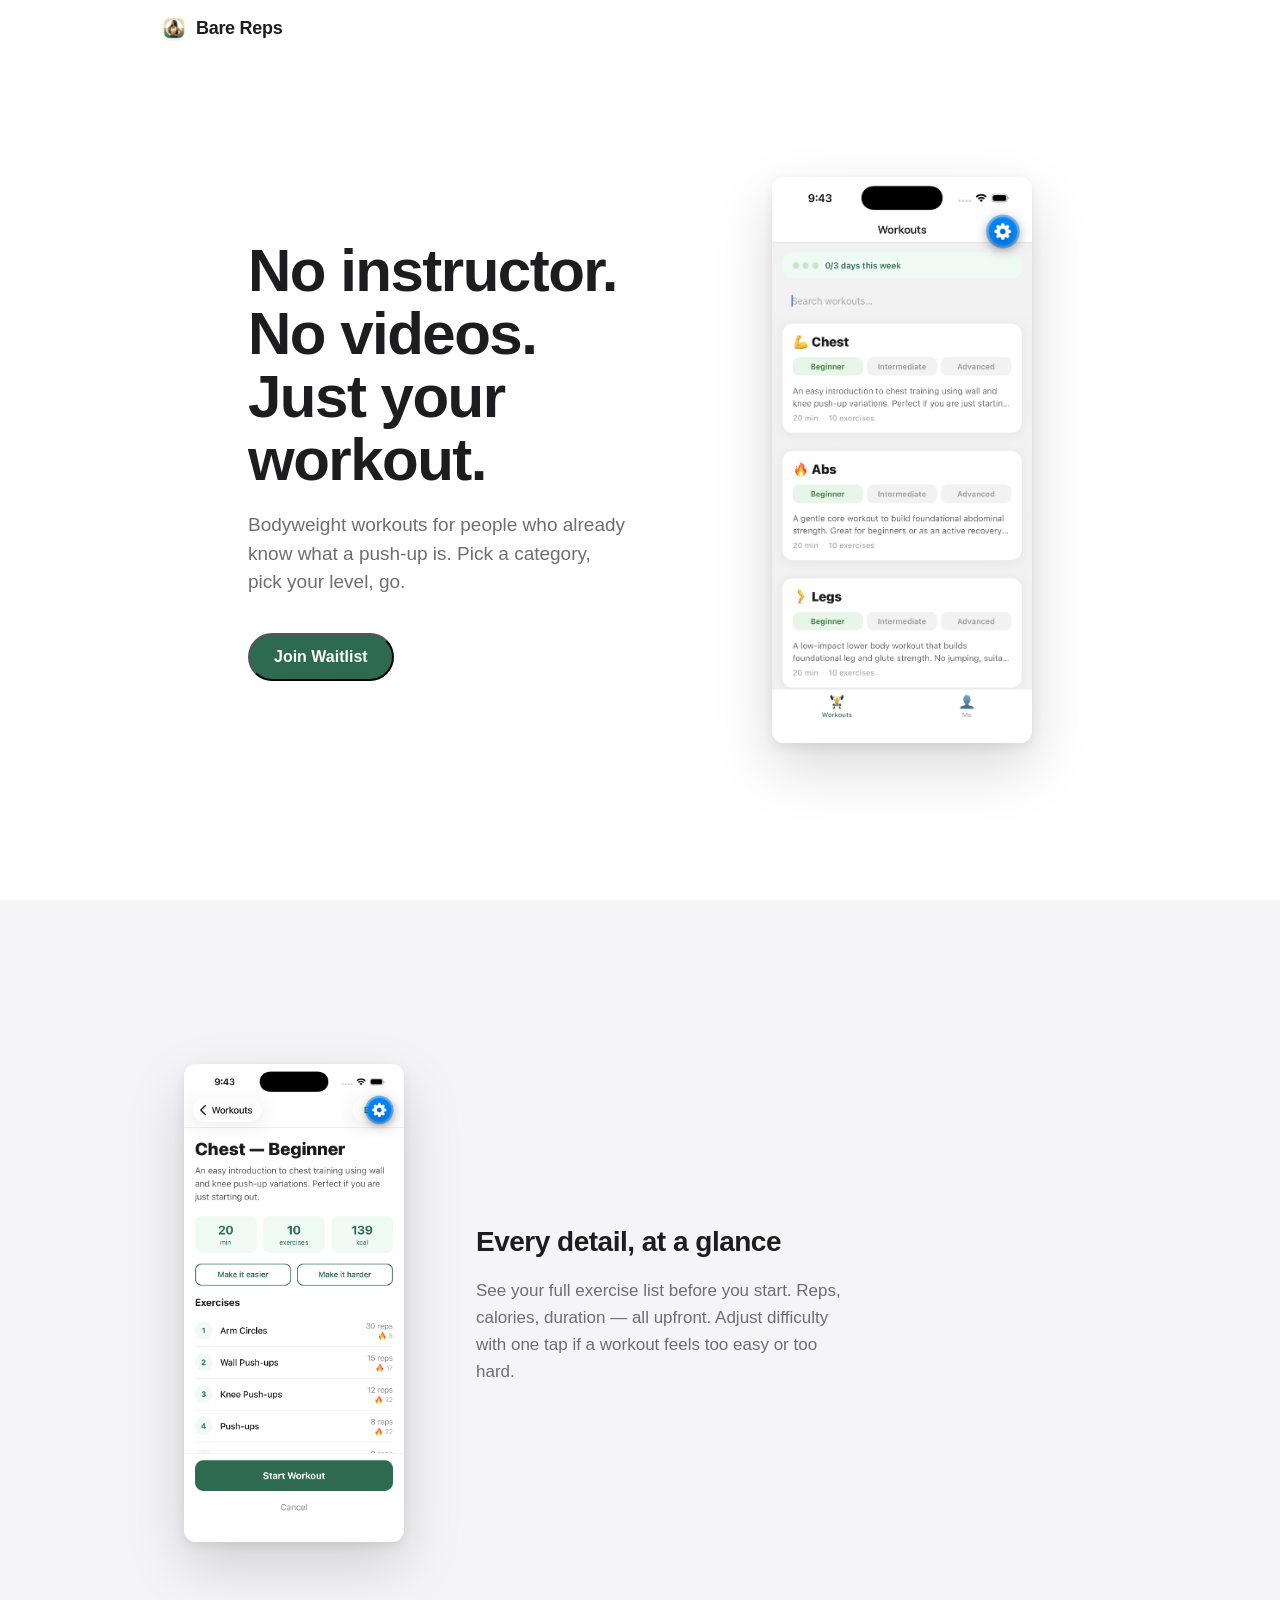
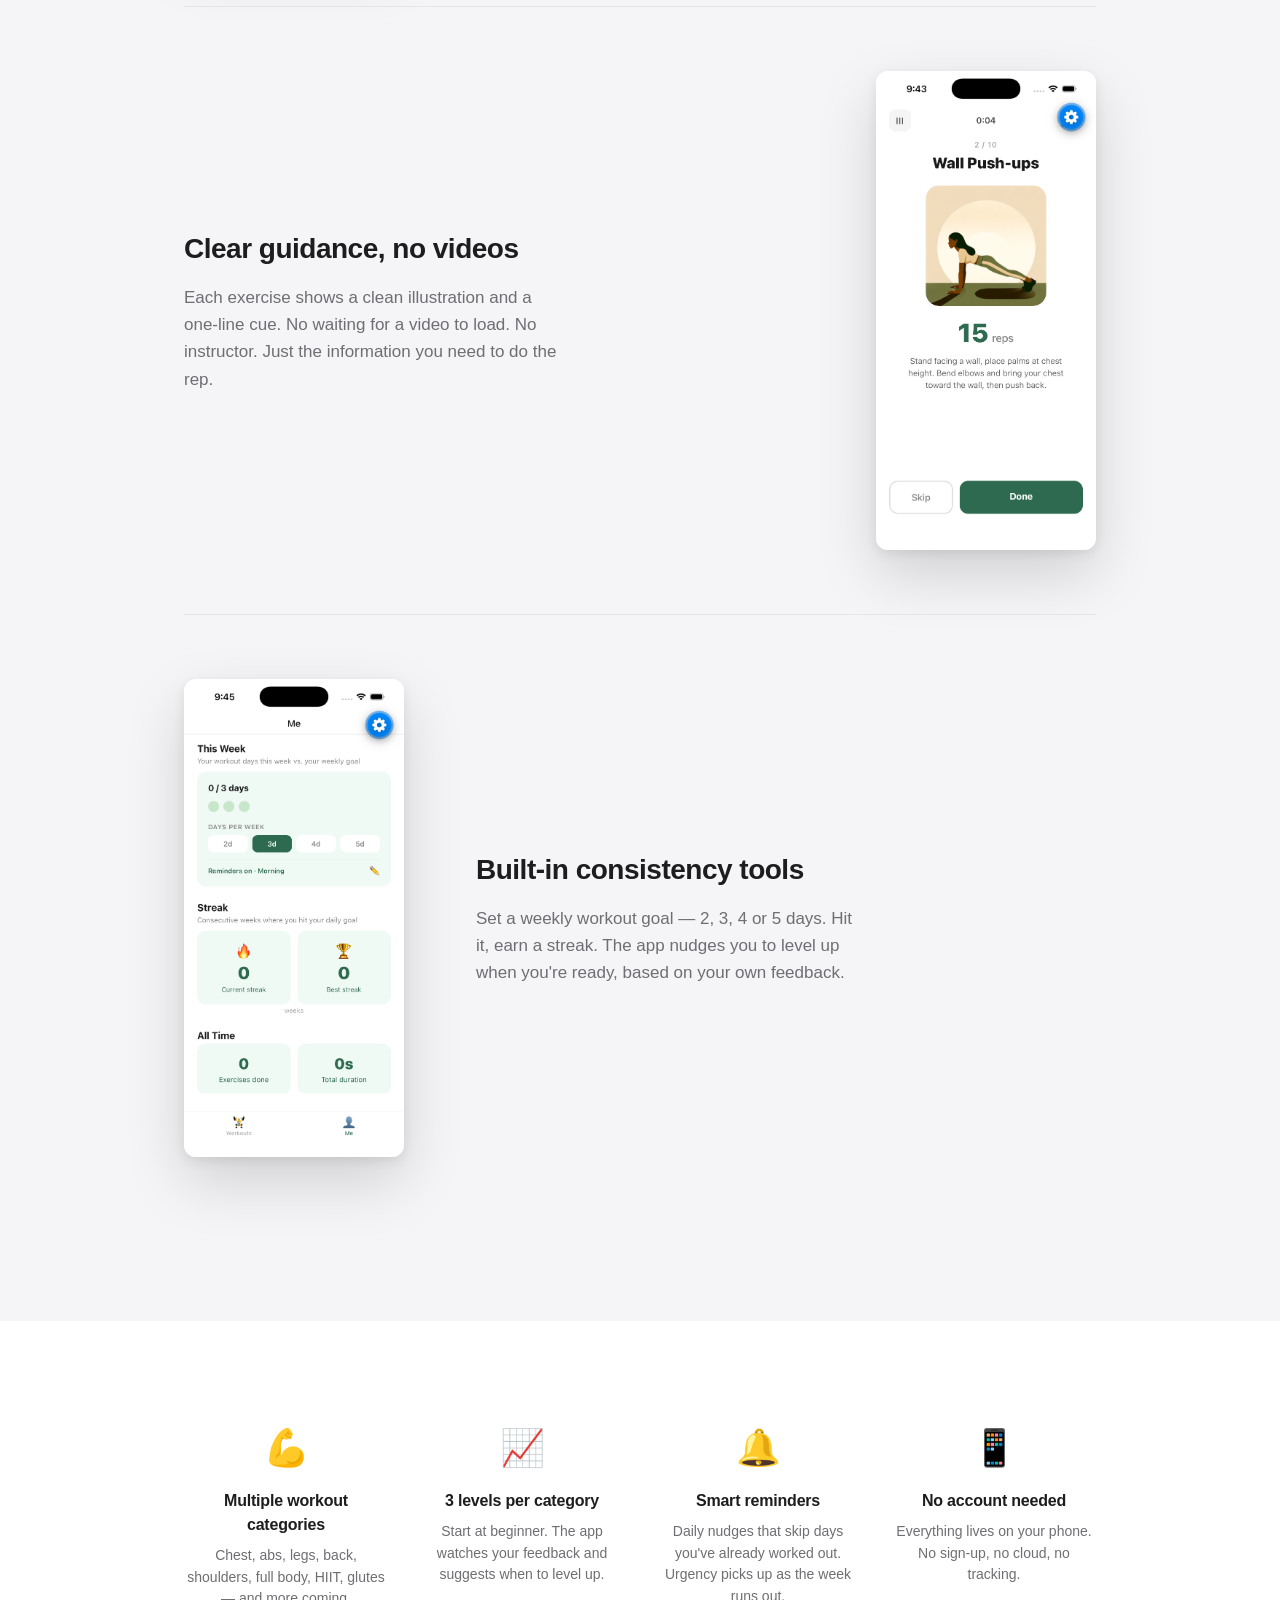
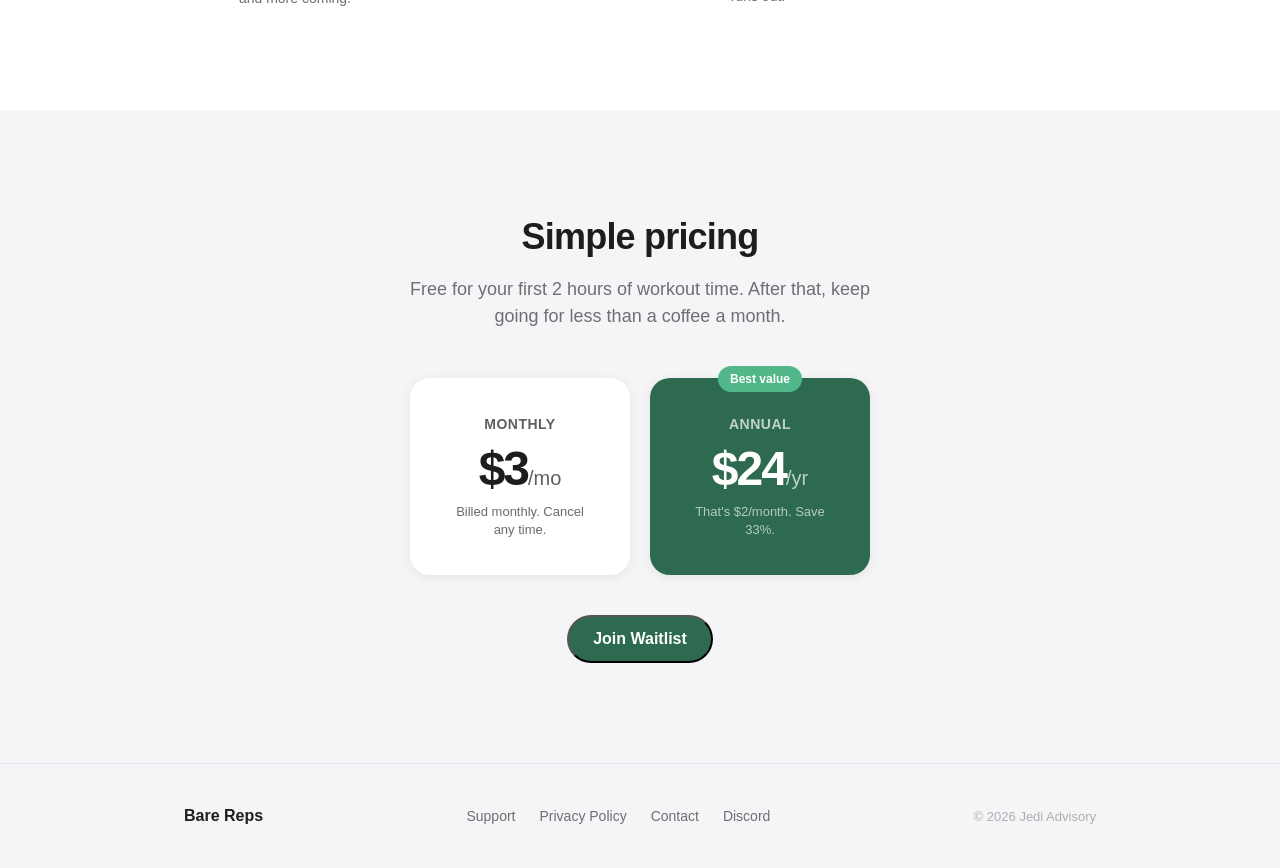
<file: index.html>
<!DOCTYPE html>
<html lang="en">
<head>
  <meta charset="UTF-8" />
  <meta name="viewport" content="width=device-width, initial-scale=1" />
  <title>Bare Reps — No instructor. No videos. Just your workout.</title>
  <meta name="description" content="Bodyweight workouts for people who already know what a push-up is. No videos, no equipment, no fluff." />
  <link rel="icon" type="image/png" href="assets/favicon.png" />
  <link rel="apple-touch-icon" href="assets/favicon.png" />
  <link rel="stylesheet" href="style.css" />

  <!-- Google tag (gtag.js) -->
  <script async src="https://www.googletagmanager.com/gtag/js?id=G-8LKJDRHXTB"></script>
  <script>
    window.dataLayer = window.dataLayer || [];
    function gtag(){dataLayer.push(arguments);}
    gtag('js', new Date());
    gtag('config', 'G-8LKJDRHXTB');
  </script>
</head>
<body>

  <!-- NAV -->
  <nav id="nav">
    <div class="nav-inner">
      <span class="nav-logo"><img src="assets/icon.png" alt="" class="nav-icon" />Bare Reps</span>
    </div>
  </nav>

  <!-- HERO -->
  <section class="hero">
    <div class="hero-text">
      <h1>No instructor.<br>No videos.<br>Just your workout.</h1>
      <p class="hero-sub">Bodyweight workouts for people who already know what a push-up is. Pick a category, pick your level, go.</p>
      <div class="store-buttons" id="store-buttons">
        <button onclick="openWaitlist()" class="btn-store">Join Waitlist</button>
      </div>
    </div>
    <div class="hero-phone">
      <div class="phone-crop">
        <img src="assets/workouts.png" alt="Bare Reps — workout list" />
      </div>
    </div>
  </section>

  <!-- FEATURES -->
  <section class="features">
    <div class="container">

      <div class="feature-row">
        <div class="feature-phone">
          <div class="phone-crop">
            <img src="assets/exercises.png" alt="Workout detail — exercise list" />
          </div>
        </div>
        <div class="feature-text">
          <h2>Every detail, at a glance</h2>
          <p>See your full exercise list before you start. Reps, calories, duration — all upfront. Adjust difficulty with one tap if a workout feels too easy or too hard.</p>
        </div>
      </div>

      <div class="feature-row reverse">
        <div class="feature-phone">
          <div class="phone-crop">
            <img src="assets/exercise.png" alt="Exercise screen — Push-ups" />
          </div>
        </div>
        <div class="feature-text">
          <h2>Clear guidance, no videos</h2>
          <p>Each exercise shows a clean illustration and a one-line cue. No waiting for a video to load. No instructor. Just the information you need to do the rep.</p>
        </div>
      </div>

      <div class="feature-row">
        <div class="feature-phone">
          <div class="phone-crop">
            <img src="assets/progress.png" alt="Progress — streak and level tracking" />
          </div>
        </div>
        <div class="feature-text">
          <h2>Built-in consistency tools</h2>
          <p>Set a weekly workout goal — 2, 3, 4 or 5 days. Hit it, earn a streak. The app nudges you to level up when you're ready, based on your own feedback.</p>
        </div>
      </div>

    </div>
  </section>

  <!-- PITCH ROW -->
  <section class="pitch">
    <div class="container pitch-inner">
      <div class="pitch-item">
        <div class="pitch-icon">💪</div>
        <h3>Multiple workout categories</h3>
        <p>Chest, abs, legs, back, shoulders, full body, HIIT, glutes — and more coming.</p>
      </div>
      <div class="pitch-item">
        <div class="pitch-icon">📈</div>
        <h3>3 levels per category</h3>
        <p>Start at beginner. The app watches your feedback and suggests when to level up.</p>
      </div>
      <div class="pitch-item">
        <div class="pitch-icon">🔔</div>
        <h3>Smart reminders</h3>
        <p>Daily nudges that skip days you've already worked out. Urgency picks up as the week runs out.</p>
      </div>
      <div class="pitch-item">
        <div class="pitch-icon">📱</div>
        <h3>No account needed</h3>
        <p>Everything lives on your phone. No sign-up, no cloud, no tracking.</p>
      </div>
    </div>
  </section>

  <!-- PRICING -->
  <section class="pricing">
    <div class="container">
      <h2 class="section-heading">Simple pricing</h2>
      <p class="section-sub">Free for your first 2 hours of workout time. After that, keep going for less than a coffee a month.</p>
      <div class="pricing-cards">
        <div class="pricing-card">
          <div class="pricing-label">Monthly</div>
          <div class="pricing-amount">$3<span>/mo</span></div>
          <div class="pricing-desc">Billed monthly. Cancel any time.</div>
        </div>
        <div class="pricing-card featured">
          <div class="pricing-badge">Best value</div>
          <div class="pricing-label">Annual</div>
          <div class="pricing-amount">$24<span>/yr</span></div>
          <div class="pricing-desc">That's $2/month. Save 33%.</div>
        </div>
      </div>
      <div class="store-buttons store-buttons--center">
        <button onclick="openWaitlist()" class="btn-store">Join Waitlist</button>
      </div>
    </div>
  </section>

  <!-- FOOTER -->
  <footer>
    <div class="container footer-inner">
      <span class="footer-logo">Bare Reps</span>
      <div class="footer-links">
        <a href="support.html">Support</a>
        <a href="privacy.html">Privacy Policy</a>
        <a href="mailto:hello@jedilabs.io">Contact</a>
        <a href="https://discord.gg/6h7Mgrwp" target="_blank" rel="noopener">Discord</a>
      </div>
      <span class="footer-copy">© 2026 Jedi Advisory</span>
    </div>
  </footer>

  <script>
    const nav = document.getElementById('nav');
    window.addEventListener('scroll', () => {
      nav.classList.toggle('scrolled', window.scrollY > 20);
    });
  </script>

<!-- Waitlist modal -->
<div id="waitlist-modal" class="modal-backdrop" onclick="onBackdropClick(event)">
  <div class="modal-box" role="dialog" aria-modal="true" aria-labelledby="modal-title">
    <button class="modal-close" onclick="closeWaitlist()" aria-label="Close">×</button>

    <div id="modal-form-state">
      <div class="modal-eyebrow">Early access</div>
      <h2 class="modal-title" id="modal-title">Be first to lift.</h2>
      <p class="modal-sub">We'll notify you the moment Bare Reps is live on the App Store. No spam.</p>
      <input class="modal-input" type="email" id="waitlist-email" placeholder="your@email.com" required autocomplete="email" oninput="clearErrors()">
      <span id="email-error" style="font-size:13px;color:#c0392b;display:none;margin-bottom:8px;display:none;">Please enter a valid email address.</span>
      <button class="modal-submit" type="button" id="waitlist-btn" onclick="submitWaitlist()">Notify me at launch</button>
      <span id="network-error" class="modal-error">No connection. Check your internet and try again.</span>
    </div>

    <div class="modal-success" id="modal-success-state">
      <div class="modal-success-icon">💪</div>
      <h3>You're on the list.</h3>
      <p>We'll reach out when Bare Reps drops.<br>Check your inbox for a confirmation.</p>
    </div>
  </div>
</div>

<script>
  const WAITLIST_URL = "https://script.google.com/macros/s/AKfycbw0NxZ_UzrggduJnY8oVMyacf5cTD4lOI6fHnKRNvOM86iu5u2yRDDYDwddYNVdSX8n/exec";
  const APP_NAME = "barereps";

  function openWaitlist() {
    document.getElementById("waitlist-modal").classList.add("open");
    document.getElementById("waitlist-email").focus();
    document.body.style.overflow = "hidden";
  }

  function closeWaitlist() {
    document.getElementById("waitlist-modal").classList.remove("open");
    document.body.style.overflow = "";
  }

  function onBackdropClick(e) {
    if (e.target === document.getElementById("waitlist-modal")) closeWaitlist();
  }

  document.addEventListener("keydown", (e) => {
    if (e.key === "Escape") closeWaitlist();
  });

  function clearErrors() {
    document.getElementById("email-error").style.display = "none";
    document.getElementById("network-error").style.display = "none";
    document.getElementById("waitlist-email").style.borderColor = "";
  }

  function isValidEmail(email) {
    return /^[^\s@]+@[^\s@]+\.[^\s@]{2,}$/.test(email);
  }

  async function submitWaitlist() {
    const input = document.getElementById("waitlist-email");
    const email = input.value.trim();
    const btn = document.getElementById("waitlist-btn");

    if (!isValidEmail(email)) {
      input.style.borderColor = "#c0392b";
      document.getElementById("email-error").style.display = "block";
      input.focus();
      return;
    }

    btn.disabled = true;
    btn.textContent = "Sending…";

    try {
      await fetch(WAITLIST_URL, {
        method: "POST",
        mode: "no-cors",
        body: JSON.stringify({ app: APP_NAME, email }),
      });
    } catch (_) {
      document.getElementById("network-error").style.display = "block";
      btn.disabled = false;
      btn.textContent = "Notify me at launch";
      return;
    }

    document.getElementById("modal-form-state").style.display = "none";
    document.getElementById("modal-success-state").style.display = "block";
  }
</script>

</body>
</html>
</file>
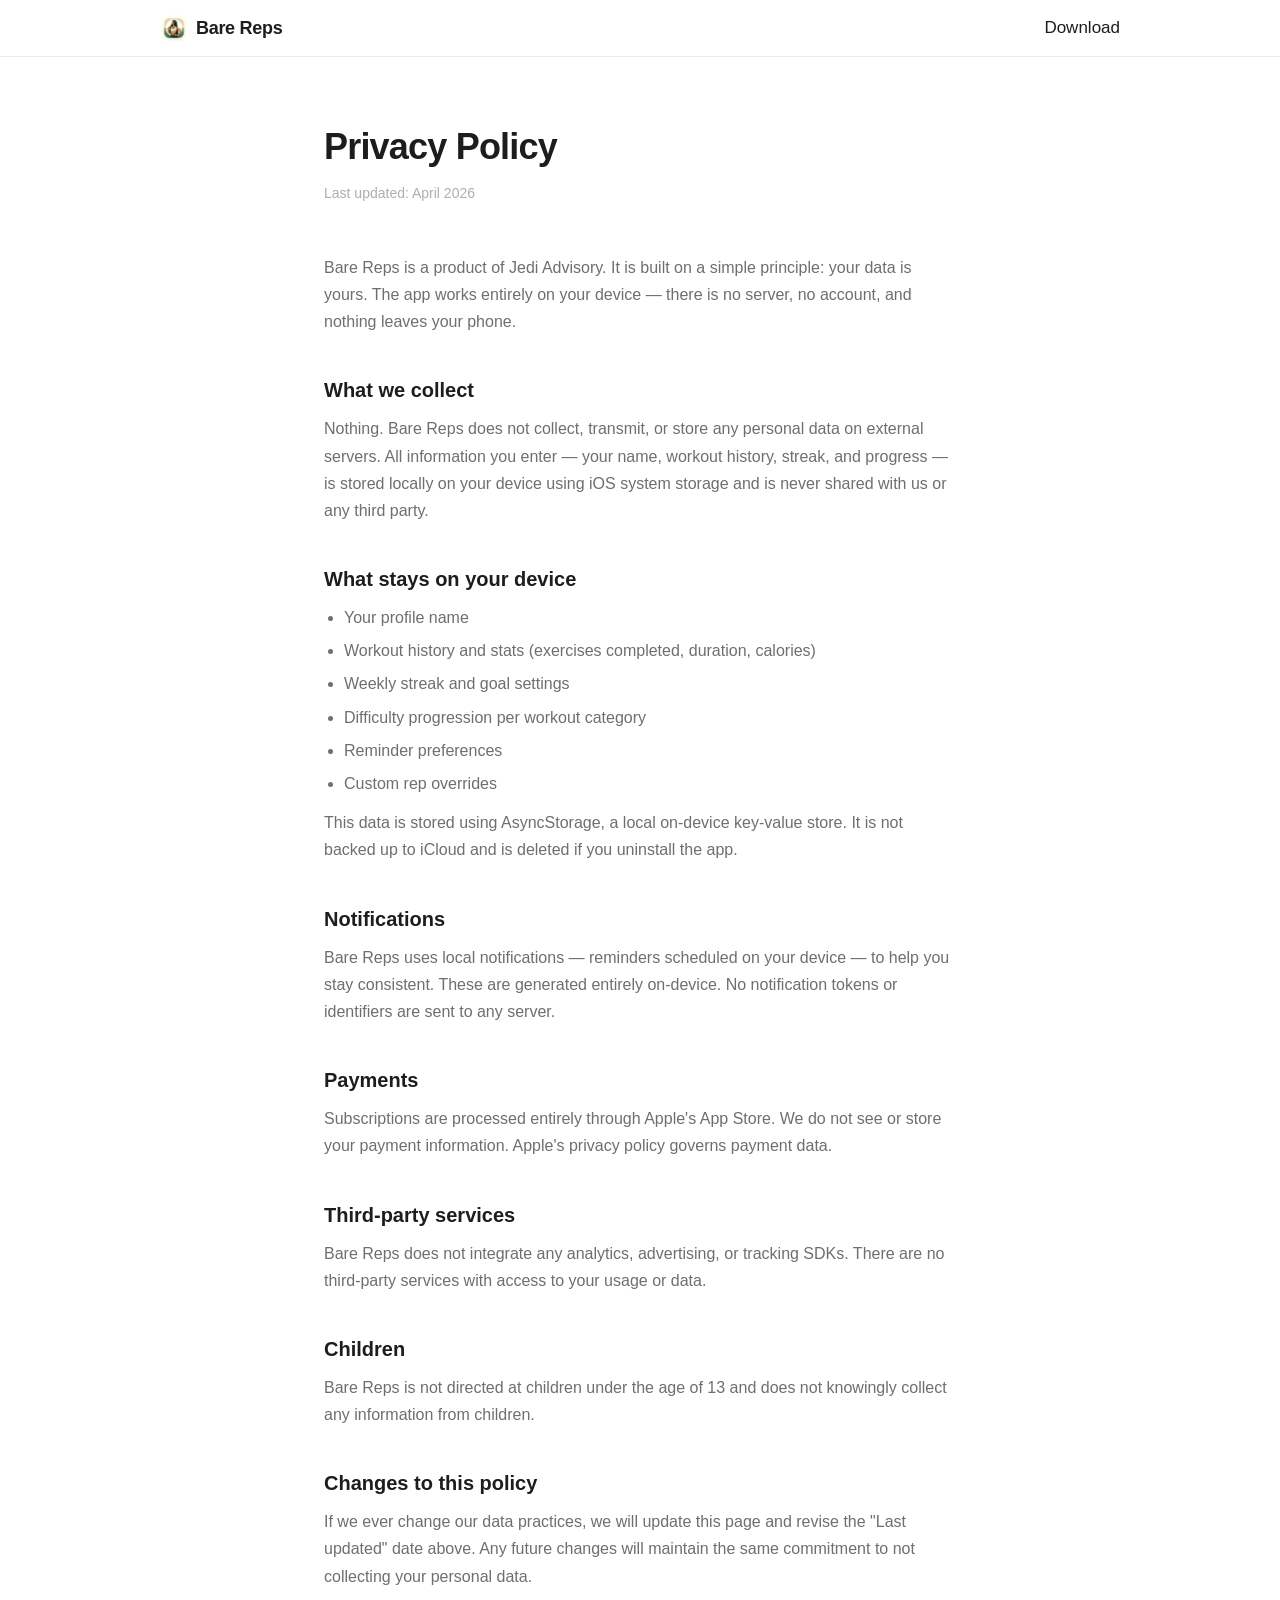
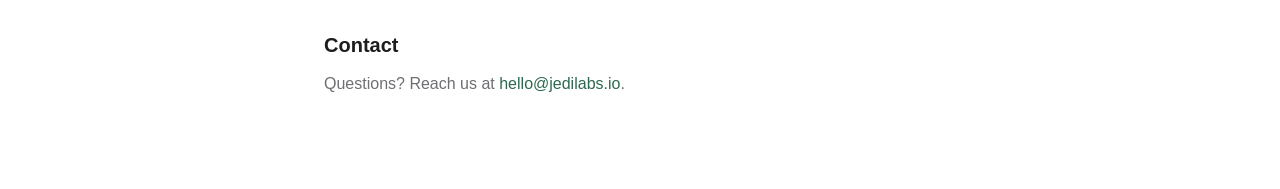
<file: privacy.html>
<!DOCTYPE html>
<html lang="en">
<head>
  <meta charset="UTF-8" />
  <meta name="viewport" content="width=device-width, initial-scale=1" />
  <title>Privacy Policy — Bare Reps</title>
  <link rel="icon" type="image/png" href="assets/favicon.png" />
  <link rel="stylesheet" href="style.css" />

  <!-- Google tag (gtag.js) -->
  <script async src="https://www.googletagmanager.com/gtag/js?id=G-8LKJDRHXTB"></script>
  <script>
    window.dataLayer = window.dataLayer || [];
    function gtag(){dataLayer.push(arguments);}
    gtag('js', new Date());
    gtag('config', 'G-8LKJDRHXTB');
  </script>

  <style>
    .policy {
      max-width: 680px;
      margin: 0 auto;
      padding: 120px 24px 80px;
    }
    .policy h1 {
      font-size: 36px;
      font-weight: 800;
      letter-spacing: -0.8px;
      margin-bottom: 8px;
    }
    .policy .updated {
      font-size: 14px;
      color: #aeaeb2;
      margin-bottom: 48px;
    }
    .policy h2 {
      font-size: 20px;
      font-weight: 700;
      margin-top: 40px;
      margin-bottom: 10px;
      color: #1d1d1f;
    }
    .policy p {
      font-size: 16px;
      color: #6e6e73;
      line-height: 1.7;
      margin-bottom: 12px;
    }
    .policy ul {
      padding-left: 20px;
      margin-bottom: 12px;
    }
    .policy ul li {
      font-size: 16px;
      color: #6e6e73;
      line-height: 1.7;
      margin-bottom: 6px;
    }
    .policy a {
      color: #2D6A4F;
    }
    .policy a:hover {
      text-decoration: underline;
    }
  </style>
</head>
<body>

  <nav id="nav" class="scrolled">
    <div class="nav-inner">
      <a href="index.html" class="nav-logo"><img src="assets/icon.png" alt="" class="nav-icon" />Bare Reps</a>
      <a href="#" class="nav-cta">Download</a>
    </div>
  </nav>

  <div class="policy">
    <h1>Privacy Policy</h1>
    <p class="updated">Last updated: April 2026</p>

    <p>Bare Reps is a product of Jedi Advisory. It is built on a simple principle: your data is yours. The app works entirely on your device — there is no server, no account, and nothing leaves your phone.</p>

    <h2>What we collect</h2>
    <p>Nothing. Bare Reps does not collect, transmit, or store any personal data on external servers. All information you enter — your name, workout history, streak, and progress — is stored locally on your device using iOS system storage and is never shared with us or any third party.</p>

    <h2>What stays on your device</h2>
    <ul>
      <li>Your profile name</li>
      <li>Workout history and stats (exercises completed, duration, calories)</li>
      <li>Weekly streak and goal settings</li>
      <li>Difficulty progression per workout category</li>
      <li>Reminder preferences</li>
      <li>Custom rep overrides</li>
    </ul>
    <p>This data is stored using AsyncStorage, a local on-device key-value store. It is not backed up to iCloud and is deleted if you uninstall the app.</p>

    <h2>Notifications</h2>
    <p>Bare Reps uses local notifications — reminders scheduled on your device — to help you stay consistent. These are generated entirely on-device. No notification tokens or identifiers are sent to any server.</p>

    <h2>Payments</h2>
    <p>Subscriptions are processed entirely through Apple's App Store. We do not see or store your payment information. Apple's privacy policy governs payment data.</p>

    <h2>Third-party services</h2>
    <p>Bare Reps does not integrate any analytics, advertising, or tracking SDKs. There are no third-party services with access to your usage or data.</p>

    <h2>Children</h2>
    <p>Bare Reps is not directed at children under the age of 13 and does not knowingly collect any information from children.</p>

    <h2>Changes to this policy</h2>
    <p>If we ever change our data practices, we will update this page and revise the "Last updated" date above. Any future changes will maintain the same commitment to not collecting your personal data.</p>

    <h2>Contact</h2>
    <p>Questions? Reach us at <a href="mailto:hello@jedilabs.io">hello@jedilabs.io</a>.</p>
  </div>

</body>
</html>
</file>
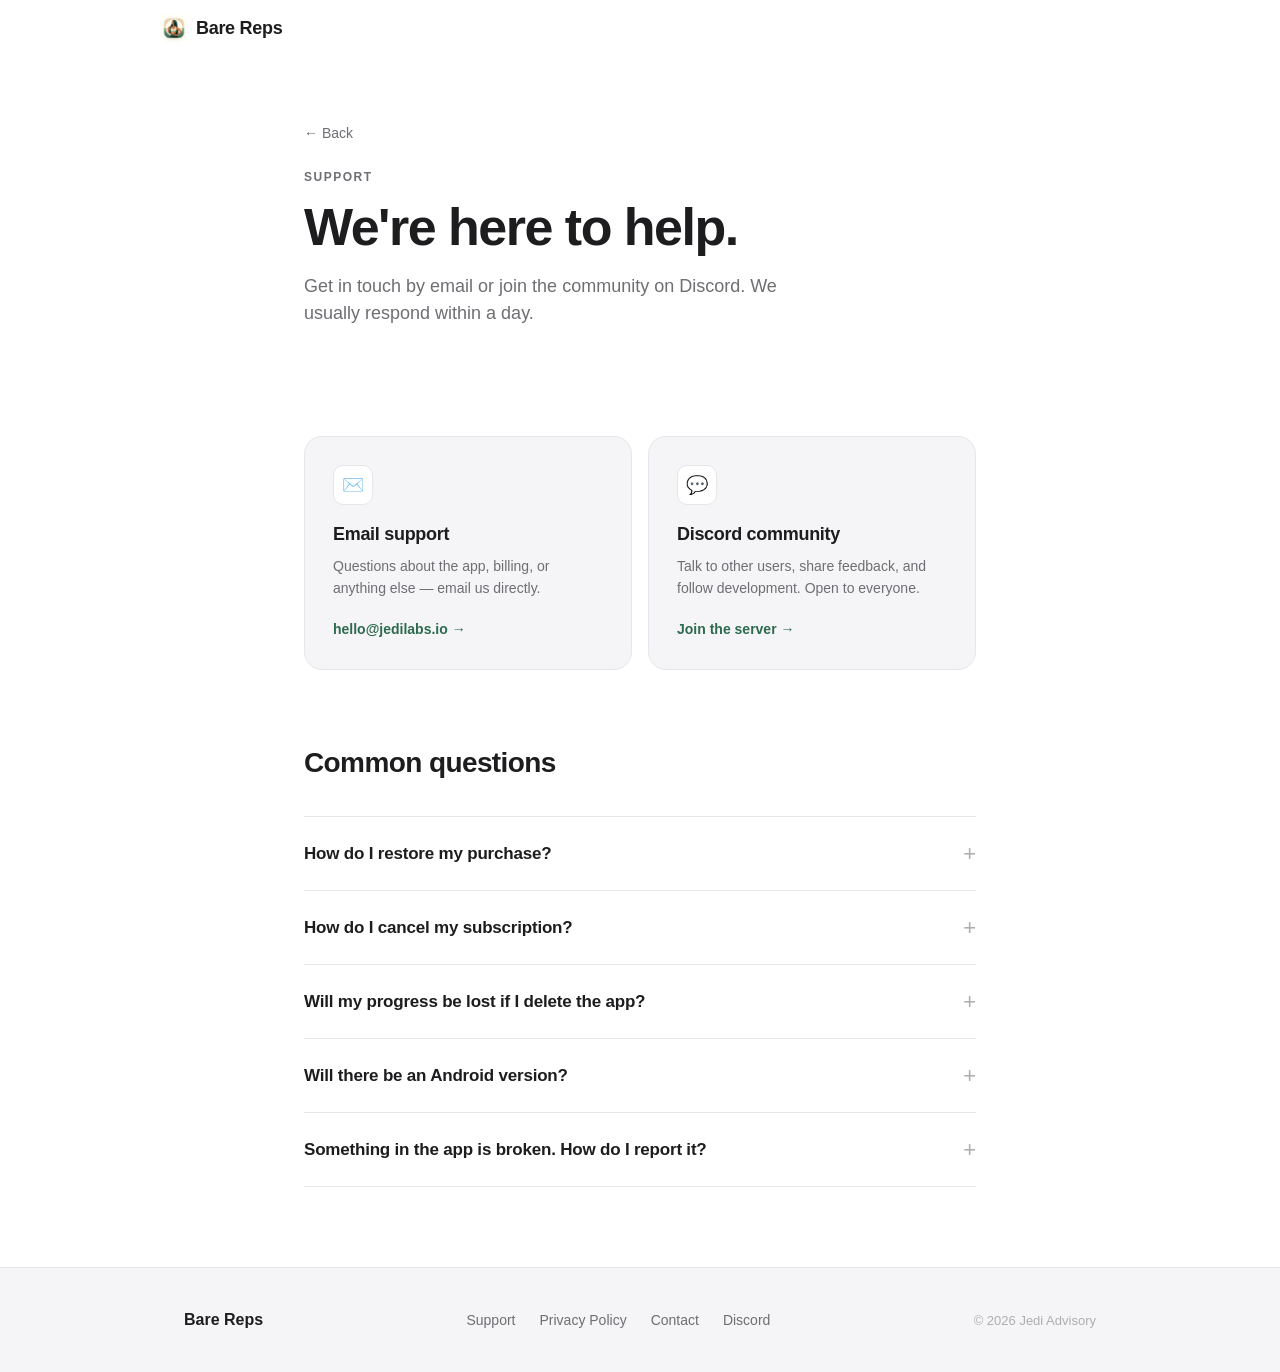
<file: support.html>
<!DOCTYPE html>
<html lang="en">
<head>
  <meta charset="UTF-8" />
  <meta name="viewport" content="width=device-width, initial-scale=1" />
  <title>Support — Bare Reps</title>
  <meta name="description" content="Get help with Bare Reps. Contact support or join the community." />
  <link rel="icon" type="image/png" href="assets/favicon.png" />
  <link rel="apple-touch-icon" href="assets/favicon.png" />
  <link rel="stylesheet" href="style.css" />

  <!-- Google tag (gtag.js) -->
  <script async src="https://www.googletagmanager.com/gtag/js?id=G-8LKJDRHXTB"></script>
  <script>
    window.dataLayer = window.dataLayer || [];
    function gtag(){dataLayer.push(arguments);}
    gtag('js', new Date());
    gtag('config', 'G-8LKJDRHXTB');
  </script>

  <style>
    .support-hero {
      padding: 120px 24px 60px;
      max-width: 720px;
      margin: 0 auto;
    }
    .support-eyebrow {
      font-size: 12px;
      font-weight: 600;
      letter-spacing: 1.5px;
      text-transform: uppercase;
      color: #6e6e73;
      margin-bottom: 14px;
    }
    .support-hero h1 {
      font-size: clamp(32px, 5vw, 52px);
      font-weight: 800;
      letter-spacing: -1.5px;
      line-height: 1.05;
      color: #1d1d1f;
      margin-bottom: 18px;
    }
    .support-hero p {
      font-size: 18px;
      color: #6e6e73;
      line-height: 1.55;
      max-width: 500px;
    }
    .support-cards {
      display: grid;
      grid-template-columns: 1fr 1fr;
      gap: 16px;
      max-width: 720px;
      margin: 48px auto 0;
      padding: 0 24px;
    }
    @media (max-width: 600px) { .support-cards { grid-template-columns: 1fr; } }
    .support-card {
      background: #f5f5f7;
      border-radius: 18px;
      padding: 28px;
      border: 1px solid #e5e5ea;
    }
    .support-card-icon {
      width: 40px;
      height: 40px;
      border-radius: 10px;
      background: #fff;
      border: 1px solid #e5e5ea;
      display: flex;
      align-items: center;
      justify-content: center;
      margin-bottom: 16px;
      font-size: 18px;
    }
    .support-card h2 {
      font-size: 18px;
      font-weight: 700;
      letter-spacing: -0.3px;
      color: #1d1d1f;
      margin-bottom: 8px;
    }
    .support-card p {
      font-size: 14px;
      color: #6e6e73;
      line-height: 1.55;
      margin-bottom: 16px;
    }
    .support-card a.card-link {
      font-size: 14px;
      font-weight: 600;
      color: #2D6A4F;
      display: inline-flex;
      align-items: center;
      gap: 4px;
    }
    .support-card a.card-link:hover { text-decoration: underline; }

    .faq-section {
      max-width: 720px;
      margin: 72px auto 0;
      padding: 0 24px 80px;
    }
    .faq-section h2 {
      font-size: 28px;
      font-weight: 700;
      letter-spacing: -0.6px;
      color: #1d1d1f;
      margin-bottom: 32px;
    }
    .faq-item {
      border-top: 1px solid #e5e5ea;
      padding: 20px 0;
    }
    .faq-item:last-child { border-bottom: 1px solid #e5e5ea; }
    details summary {
      cursor: pointer;
      list-style: none;
      display: flex;
      justify-content: space-between;
      align-items: center;
      font-size: 17px;
      font-weight: 600;
      color: #1d1d1f;
      letter-spacing: -0.2px;
    }
    details summary::-webkit-details-marker { display: none; }
    details summary::after {
      content: '+';
      font-size: 22px;
      font-weight: 300;
      color: #aeaeb2;
      transition: transform 200ms;
    }
    details[open] summary::after { transform: rotate(45deg); }
    details p {
      margin-top: 12px;
      font-size: 15px;
      color: #6e6e73;
      line-height: 1.6;
      max-width: 580px;
    }
    details a { color: #2D6A4F; }
    details a:hover { text-decoration: underline; }

    .back-link {
      display: inline-flex;
      align-items: center;
      gap: 6px;
      font-size: 14px;
      font-weight: 500;
      color: #6e6e73;
      margin-bottom: 24px;
    }
    .back-link:hover { color: #1d1d1f; }
  </style>
</head>
<body>

  <!-- NAV -->
  <nav id="nav">
    <div class="nav-inner">
      <span class="nav-logo"><img src="assets/icon.png" alt="" class="nav-icon" />Bare Reps</span>
    </div>
  </nav>

  <div class="support-hero">
    <a href="index.html" class="back-link">← Back</a>
    <div class="support-eyebrow">Support</div>
    <h1>We're here to help.</h1>
    <p>Get in touch by email or join the community on Discord. We usually respond within a day.</p>
  </div>

  <div class="support-cards">
    <div class="support-card">
      <div class="support-card-icon">✉️</div>
      <h2>Email support</h2>
      <p>Questions about the app, billing, or anything else — email us directly.</p>
      <a class="card-link" href="mailto:hello@jedilabs.io">hello@jedilabs.io →</a>
    </div>
    <div class="support-card">
      <div class="support-card-icon">💬</div>
      <h2>Discord community</h2>
      <p>Talk to other users, share feedback, and follow development. Open to everyone.</p>
      <a class="card-link" href="https://discord.gg/6h7Mgrwp" target="_blank" rel="noopener">Join the server →</a>
    </div>
  </div>

  <div class="faq-section">
    <h2>Common questions</h2>

    <div class="faq-item">
      <details>
        <summary>How do I restore my purchase?</summary>
        <p>Open Bare Reps → Profile tab → scroll down → tap "Restore Purchase". Make sure you're signed in to the same Apple ID used to originally subscribe.</p>
      </details>
    </div>
    <div class="faq-item">
      <details>
        <summary>How do I cancel my subscription?</summary>
        <p>Subscriptions are managed by Apple. Go to iOS Settings → your name → Subscriptions → Bare Reps → Cancel. Your Pro access continues until the end of the current billing period.</p>
      </details>
    </div>
    <div class="faq-item">
      <details>
        <summary>Will my progress be lost if I delete the app?</summary>
        <p>Yes — Bare Reps stores everything locally on your device with no cloud backup. Deleting the app permanently removes your workout history and streak.</p>
      </details>
    </div>
    <div class="faq-item">
      <details>
        <summary>Will there be an Android version?</summary>
        <p>Not at launch. V1 is iOS only. Once the iOS app covers its costs, Android is next.</p>
      </details>
    </div>
    <div class="faq-item">
      <details>
        <summary>Something in the app is broken. How do I report it?</summary>
        <p>Email <a href="mailto:hello@jedilabs.io">hello@jedilabs.io</a> with a description and your iOS version. Screenshots help. We'll get back to you fast.</p>
      </details>
    </div>
  </div>

  <!-- FOOTER -->
  <footer>
    <div class="container footer-inner">
      <span class="footer-logo">Bare Reps</span>
      <div class="footer-links">
        <a href="support.html">Support</a>
        <a href="privacy.html">Privacy Policy</a>
        <a href="mailto:hello@jedilabs.io">Contact</a>
        <a href="https://discord.gg/6h7Mgrwp" target="_blank" rel="noopener">Discord</a>
      </div>
      <span class="footer-copy">© 2026 Jedi Advisory</span>
    </div>
  </footer>

  <script>
    const nav = document.getElementById('nav');
    window.addEventListener('scroll', () => {
      nav.classList.toggle('scrolled', window.scrollY > 20);
    });
  </script>

</body>
</html>
</file>
<file: style.css>
/* ── Reset & Base ──────────────────────────────────────────────────── */

*, *::before, *::after { box-sizing: border-box; margin: 0; padding: 0; }

html { scroll-behavior: smooth; }

body {
  font-family: -apple-system, BlinkMacSystemFont, "SF Pro Text", "Helvetica Neue", sans-serif;
  font-size: 17px;
  line-height: 1.5;
  color: #1d1d1f;
  background: #fff;
  -webkit-font-smoothing: antialiased;
}

a { color: inherit; text-decoration: none; }

img { display: block; max-width: 100%; }

.container {
  max-width: 960px;
  margin: 0 auto;
  padding: 0 24px;
}

/* ── Nav ───────────────────────────────────────────────────────────── */

#nav {
  position: fixed;
  top: 0; left: 0; right: 0;
  z-index: 100;
  padding: 0 24px;
  transition: background 0.2s, box-shadow 0.2s;
}

#nav.scrolled {
  background: rgba(255, 255, 255, 0.85);
  backdrop-filter: blur(12px);
  -webkit-backdrop-filter: blur(12px);
  box-shadow: 0 1px 0 rgba(0, 0, 0, 0.08);
}

.nav-inner {
  max-width: 960px;
  margin: 0 auto;
  height: 56px;
  display: flex;
  align-items: center;
  justify-content: space-between;
}

.nav-logo {
  display: flex;
  align-items: center;
  gap: 8px;
  font-size: 18px;
  font-weight: 700;
  letter-spacing: -0.3px;
  color: #1d1d1f;
}

.nav-icon {
  width: 28px;
  height: 28px;
  border-radius: 7px;
}


/* ── Buttons ───────────────────────────────────────────────────────── */

.btn-primary {
  display: inline-flex;
  align-items: center;
  gap: 8px;
  background: #2D6A4F;
  color: #fff;
  font-size: 17px;
  font-weight: 600;
  padding: 14px 28px;
  border-radius: 100px;
  transition: background 0.15s, transform 0.1s;
}

.btn-primary:hover { background: #245a42; transform: translateY(-1px); }
.btn-primary:active { transform: translateY(0); }

.btn-store {
  display: inline-flex;
  align-items: center;
  gap: 8px;
  background: #2D6A4F;
  color: #fff;
  font-size: 16px;
  font-weight: 600;
  padding: 13px 24px;
  border-radius: 100px;
  transition: background 0.15s, transform 0.1s;
}

.btn-store:hover { background: #245a42; transform: translateY(-1px); }
.btn-store:active { transform: translateY(0); }

.store-icon {
  width: 18px;
  height: 18px;
  fill: currentColor;
  flex-shrink: 0;
}

.store-buttons {
  display: flex;
  gap: 12px;
  flex-wrap: wrap;
}

.store-buttons--center {
  justify-content: center;
}

/* ── Phone crop ────────────────────────────────────────────────────── */
/*
   Screenshots include the macOS Simulator chrome at the top
   (~12.5% of image height). We hide it via overflow + negative margin.
*/

.phone-crop {
  overflow: hidden;
  border-radius: 12px;
  box-shadow: 0 24px 60px rgba(0, 0, 0, 0.15), 0 4px 12px rgba(0, 0, 0, 0.08);
}

.phone-crop img {
  display: block;
  width: 100%;
}

/* ── Hero ──────────────────────────────────────────────────────────── */

.hero {
  min-height: 100vh;
  display: flex;
  align-items: center;
  justify-content: center;
  gap: 64px;
  padding: 100px 48px 80px;
  max-width: 1040px;
  margin: 0 auto;
}

.hero-text {
  flex: 1;
  max-width: 460px;
}

.hero-text h1 {
  font-size: clamp(40px, 5vw, 60px);
  font-weight: 800;
  line-height: 1.05;
  letter-spacing: -1.5px;
  color: #1d1d1f;
  margin-bottom: 20px;
}

.hero-sub {
  font-size: 19px;
  color: #6e6e73;
  line-height: 1.5;
  margin-bottom: 36px;
  max-width: 380px;
}

.hero-phone {
  flex-shrink: 0;
  width: 260px;
}

/* ── Features ──────────────────────────────────────────────────────── */

.features {
  background: #f5f5f7;
  padding: 100px 0;
}

.feature-row {
  display: flex;
  align-items: center;
  gap: 72px;
  padding: 64px 0;
  border-bottom: 1px solid #e5e5ea;
}

.feature-row:last-child { border-bottom: none; }

.feature-row.reverse { flex-direction: row-reverse; }

.feature-phone {
  flex-shrink: 0;
  width: 220px;
}

.feature-text { flex: 1; }

.feature-text h2 {
  font-size: 28px;
  font-weight: 700;
  letter-spacing: -0.5px;
  color: #1d1d1f;
  margin-bottom: 14px;
}

.feature-text p {
  font-size: 17px;
  color: #6e6e73;
  line-height: 1.6;
  max-width: 380px;
}

/* ── Pitch row ─────────────────────────────────────────────────────── */

.pitch {
  background: #fff;
  padding: 100px 0;
}

.pitch-inner {
  display: grid;
  grid-template-columns: repeat(4, 1fr);
  gap: 32px;
}

.pitch-item {
  text-align: center;
}

.pitch-icon {
  font-size: 36px;
  margin-bottom: 14px;
}

.pitch-item h3 {
  font-size: 16px;
  font-weight: 700;
  color: #1d1d1f;
  margin-bottom: 8px;
  letter-spacing: -0.2px;
}

.pitch-item p {
  font-size: 14px;
  color: #6e6e73;
  line-height: 1.55;
}

/* ── Pricing ───────────────────────────────────────────────────────── */

.pricing {
  background: #f5f5f7;
  padding: 100px 0;
  text-align: center;
}

.section-heading {
  font-size: 36px;
  font-weight: 700;
  letter-spacing: -0.8px;
  color: #1d1d1f;
  margin-bottom: 12px;
}

.section-sub {
  font-size: 18px;
  color: #6e6e73;
  max-width: 480px;
  margin: 0 auto 48px;
  line-height: 1.5;
}

.pricing-cards {
  display: flex;
  justify-content: center;
  gap: 20px;
  margin-bottom: 40px;
}

.pricing-card {
  background: #fff;
  border-radius: 20px;
  padding: 36px 40px;
  width: 220px;
  box-shadow: 0 2px 12px rgba(0, 0, 0, 0.07);
  position: relative;
}

.pricing-card.featured {
  background: #2D6A4F;
  color: #fff;
}

.pricing-badge {
  position: absolute;
  top: -12px;
  left: 50%;
  transform: translateX(-50%);
  background: #52B788;
  color: #fff;
  font-size: 12px;
  font-weight: 700;
  padding: 4px 12px;
  border-radius: 100px;
  white-space: nowrap;
}

.pricing-label {
  font-size: 14px;
  font-weight: 600;
  opacity: 0.7;
  text-transform: uppercase;
  letter-spacing: 0.5px;
  margin-bottom: 10px;
}

.pricing-amount {
  font-size: 48px;
  font-weight: 800;
  letter-spacing: -2px;
  line-height: 1;
  margin-bottom: 10px;
}

.pricing-amount span {
  font-size: 20px;
  font-weight: 500;
  letter-spacing: 0;
  opacity: 0.7;
}

.pricing-desc {
  font-size: 13px;
  opacity: 0.65;
  line-height: 1.4;
}

/* ── Footer ────────────────────────────────────────────────────────── */

footer {
  background: #f5f5f7;
  border-top: 1px solid #e5e5ea;
  padding: 40px 24px;
}

.footer-inner {
  display: flex;
  align-items: center;
  justify-content: space-between;
  gap: 24px;
}

.footer-logo {
  font-size: 16px;
  font-weight: 700;
  color: #1d1d1f;
}

.footer-links {
  display: flex;
  gap: 24px;
}

.footer-links a {
  font-size: 14px;
  color: #6e6e73;
  transition: color 0.15s;
}

.footer-links a:hover { color: #1d1d1f; }

.footer-copy {
  font-size: 13px;
  color: #aeaeb2;
}

/* ── Waitlist modal ────────────────────────────────────────────────── */

.modal-backdrop {
  display: none; position: fixed; inset: 0; z-index: 200;
  background: rgba(0, 0, 0, 0.45); backdrop-filter: blur(4px);
  -webkit-backdrop-filter: blur(4px);
  align-items: center; justify-content: center; padding: 24px;
}
.modal-backdrop.open { display: flex; }
.modal-box {
  background: #fff; border-radius: 24px; padding: 40px;
  width: 100%; max-width: 420px; position: relative;
  box-shadow: 0 24px 80px rgba(0, 0, 0, 0.18);
  animation: modal-in 180ms ease;
}
@keyframes modal-in {
  from { opacity: 0; transform: translateY(10px) scale(0.98); }
  to   { opacity: 1; transform: translateY(0) scale(1); }
}
.modal-close {
  position: absolute; top: 16px; right: 16px; width: 32px; height: 32px;
  border-radius: 99px; background: #f5f5f7; border: none;
  cursor: pointer; font-size: 18px; color: #6e6e73; display: flex;
  align-items: center; justify-content: center; transition: background 0.15s;
}
.modal-close:hover { background: #e5e5ea; }
.modal-eyebrow {
  font-size: 11px; font-weight: 700; letter-spacing: 0.8px;
  text-transform: uppercase; color: #2D6A4F; margin-bottom: 10px;
}
.modal-title {
  font-size: 26px; font-weight: 800; letter-spacing: -0.6px;
  line-height: 1.1; color: #1d1d1f; margin-bottom: 8px;
}
.modal-sub {
  font-size: 15px; color: #6e6e73; line-height: 1.5; margin-bottom: 24px;
}
.modal-input {
  display: block; width: 100%; height: 50px; padding: 0 16px;
  border-radius: 12px; border: 1.5px solid #e5e5ea;
  background: #f5f5f7; font-family: inherit; font-size: 16px;
  color: #1d1d1f; outline: none; transition: border-color 0.15s;
  margin-bottom: 10px;
}
.modal-input:focus { border-color: #2D6A4F; background: #fff; }
.modal-input::placeholder { color: #aeaeb2; }
.modal-submit {
  display: block; width: 100%; height: 50px; border-radius: 100px;
  background: #2D6A4F; color: #fff; border: none;
  font-family: inherit; font-size: 16px; font-weight: 600;
  cursor: pointer; transition: background 0.15s, transform 0.1s;
}
.modal-submit:hover { background: #245a42; transform: translateY(-1px); }
.modal-submit:active { transform: translateY(0); }
.modal-submit:disabled { opacity: 0.5; cursor: not-allowed; transform: none; }
.modal-error {
  font-size: 13px; color: #c0392b; display: none;
  text-align: center; margin-top: 8px;
}
.modal-success { display: none; text-align: center; padding: 8px 0; }
.modal-success-icon { font-size: 40px; margin-bottom: 14px; }
.modal-success h3 {
  font-size: 22px; font-weight: 800; letter-spacing: -0.4px;
  color: #1d1d1f; margin-bottom: 8px;
}
.modal-success p { font-size: 15px; color: #6e6e73; line-height: 1.5; }

/* ── Coming soon tooltip ───────────────────────────────────────────── */

.coming-soon {
  position: relative;
  display: inline-flex;
}

.coming-soon .disabled {
  opacity: 0.5;
  cursor: not-allowed;
  pointer-events: none;
}

.coming-soon .tooltip {
  position: absolute;
  bottom: calc(100% + 8px);
  left: 50%;
  transform: translateX(-50%);
  background: #1d1d1f;
  color: #fff;
  font-size: 13px;
  font-weight: 500;
  padding: 5px 10px;
  border-radius: 6px;
  white-space: nowrap;
  pointer-events: none;
  opacity: 0;
  transition: opacity 0.15s;
}

.coming-soon .tooltip::after {
  content: '';
  position: absolute;
  top: 100%;
  left: 50%;
  transform: translateX(-50%);
  border: 5px solid transparent;
  border-top-color: #1d1d1f;
}

.coming-soon:hover .tooltip { opacity: 1; }

/* ── Responsive ────────────────────────────────────────────────────── */

@media (max-width: 768px) {
  .hero {
    flex-direction: column;
    text-align: center;
    padding: 88px 24px 60px;
    gap: 48px;
    min-height: auto;
  }

  .hero-sub { margin: 0 auto 32px; }

  .store-buttons { justify-content: center; }

  .hero-phone { width: 200px; }

  .feature-row,
  .feature-row.reverse {
    flex-direction: column;
    gap: 36px;
    padding: 48px 0;
    text-align: center;
  }

  .feature-phone { width: 180px; margin: 0 auto; }

  .feature-text p { max-width: 100%; }

  .pitch-inner {
    grid-template-columns: repeat(2, 1fr);
    gap: 40px 24px;
  }

  .pricing-cards {
    flex-direction: column;
    align-items: center;
  }

  .footer-inner {
    flex-direction: column;
    text-align: center;
    gap: 16px;
  }
}

@media (max-width: 480px) {
  .hero-text h1 { font-size: 36px; }
  .pitch-inner { grid-template-columns: 1fr 1fr; }
}
</file>
